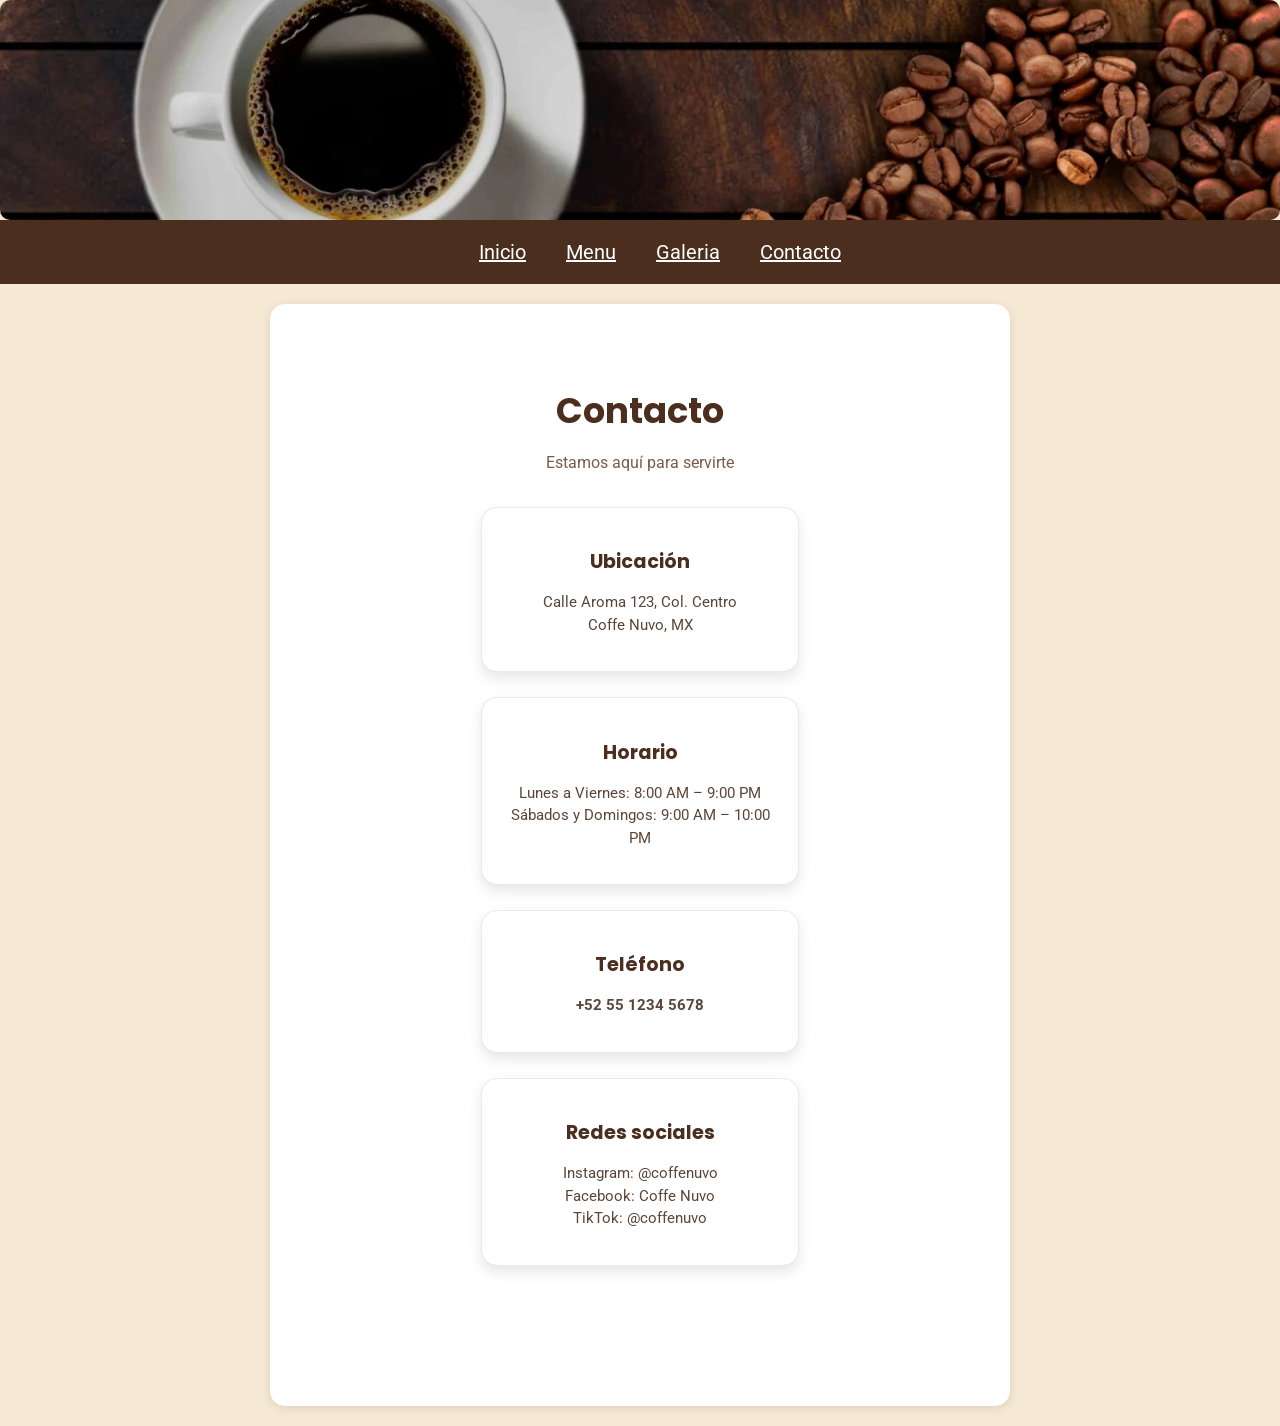
<file: Coffe Nuvo/contacto/index.html>
<!DOCTYPE html>
<html lang="en">
<head>
    <meta charset="UTF-8">
    <meta name="viewport" content="width=device-width, initial-scale=1.0">
    <title>Coffe Nuvo</title>
    <link rel="stylesheet" type="text/css" href="css/main.css">
    <link rel="stylesheet" type="text/css" href="css/tablet.css" media="only screen and (max-width:800px)">
    <link rel="stylesheet" type="text/css" href="css/mobil.css" media="only screen and (max-width:500px)">
<link href="https://fonts.googleapis.com/css2?family=Poppins:wght@300;400;600&family=Roboto:wght@300;400;500&display=swap" rel="stylesheet">

</head>

<body>

<div id="contenedor">

    <header>

        <img class="logo" src="../Inicio/recursos/hea.webp" alt="logo">

        <div id="hamburguesa">☰</div>

      <nav>
    <a href="../Inicio/index.html">Inicio</a>
    <a href="../Menu/index.html">Menu</a>
    <a href="../Galeria/index.html">Galeria</a>
    <a href="../contacto/index.html">Contacto</a>
</nav>
<div class="texto-contenedor">
   <section id="contacto" class="contacto">
    <h2>Contacto</h2>
    <p class="sub">Estamos aquí para servirte</p>

    <div class="contacto-contenedor">

        <div class="contacto-item">
            <h3>Ubicación</h3>
            <p>Calle Aroma 123, Col. Centro<br>Coffe Nuvo, MX</p>
        </div>

        <div class="contacto-item">
            <h3>Horario</h3>
            <p>Lunes a Viernes: 8:00 AM – 9:00 PM<br>
               Sábados y Domingos: 9:00 AM – 10:00 PM</p>
        </div>

        <div class="contacto-item">
            <h3>Teléfono</h3>
            <p><strong>+52 55 1234 5678</strong></p>
        </div>

        <div class="contacto-item">
            <h3>Redes sociales</h3>
            <p>
                Instagram: @coffenuvo<br>
                Facebook: Coffe Nuvo<br>
                TikTok: @coffenuvo
            </p>
        </div>

    </div>
</section>

</div>

    </header>

</div>

<script src="js/script.js"></script>
</body>
</html>
</file>
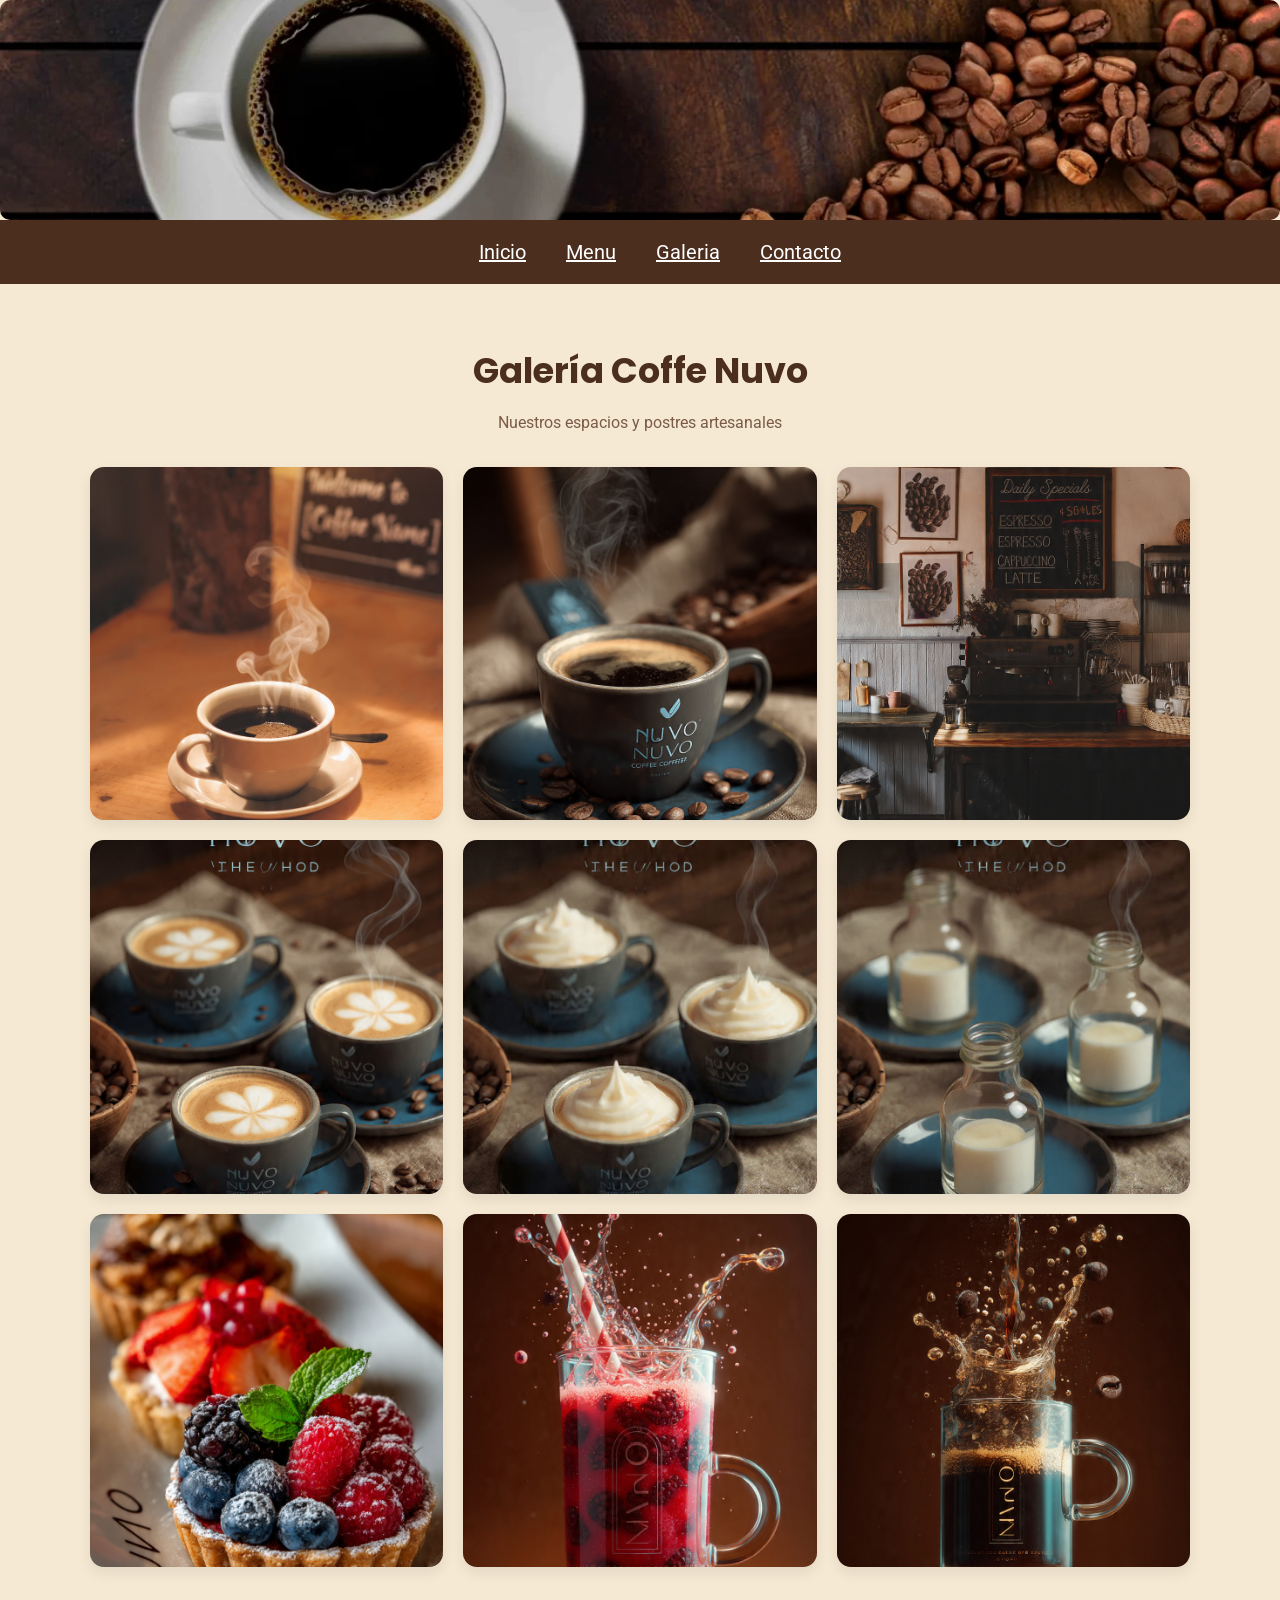
<file: Coffe Nuvo/Galeria/index.html>
<!DOCTYPE html>
<html lang="en">
<head>
    <meta charset="UTF-8">
    <meta name="viewport" content="width=device-width, initial-scale=1.0">
    <title>Coffe Nuvo</title>
    <link rel="stylesheet" type="text/css" href="css/main.css">
    <link rel="stylesheet" type="text/css" href="css/tablet.css" media="only screen and (max-width:800px)">
    <link rel="stylesheet" type="text/css" href="css/mobil.css" media="only screen and (max-width:500px)">
<link href="https://fonts.googleapis.com/css2?family=Poppins:wght@300;400;600&family=Roboto:wght@300;400;500&display=swap" rel="stylesheet">

</head>

<body>

<div id="contenedor">

    <header>

        <img class="logo" src="../Inicio/recursos/hea.webp" alt="logo">

        <div id="hamburguesa">☰</div>

       <nav>
    <a href="../Inicio/index.html">Inicio</a>
    <a href="../Menu/index.html">Menu</a>
    <a href="../Galeria/index.html">Galeria</a>
    <a href="../contacto/index.html">Contacto</a>
</nav>
<div class="texto-contenedor">
 <section id="galeria" class="galeria">
    <h2>Galería Coffe Nuvo</h2>
    <p class="galeria-subtitulo">Nuestros espacios y postres artesanales</p>

    <div class="galeria-grid">

        <!-- FILA 1: establecimiento -->
        <div class="galeria-item"><img src="recursos/a.jpg" alt="Establecimiento 1"></div>
        <div class="galeria-item"><img src="recursos/b.jpg" alt="Establecimiento 2"></div>
        <div class="galeria-item"><img src="recursos/c.jpg" alt="Establecimiento 3"></div>

        <!-- FILA 2: postres -->
        <div class="galeria-item"><img src="recursos/d.jpg" alt="Postre 1"></div>
        <div class="galeria-item"><img src="recursos/e.jpg" alt="Postre 2"></div>
        <div class="galeria-item"><img src="recursos/f.jpg" alt="Postre 3"></div>

        <!-- FILA 3: libres -->
        <div class="galeria-item"><img src="recursos/g.jpg" alt="Imagen extra 1"></div>
        <div class="galeria-item"><img src="recursos/h.jpg" alt="Imagen extra 2"></div>
        <div class="galeria-item"><img src="recursos/i.jpg" alt="Imagen extra 3"></div>

    </div>
</section>

</div>

    </header>

</div>

<script src="js/script.js"></script>
</body>
</html>
</file>
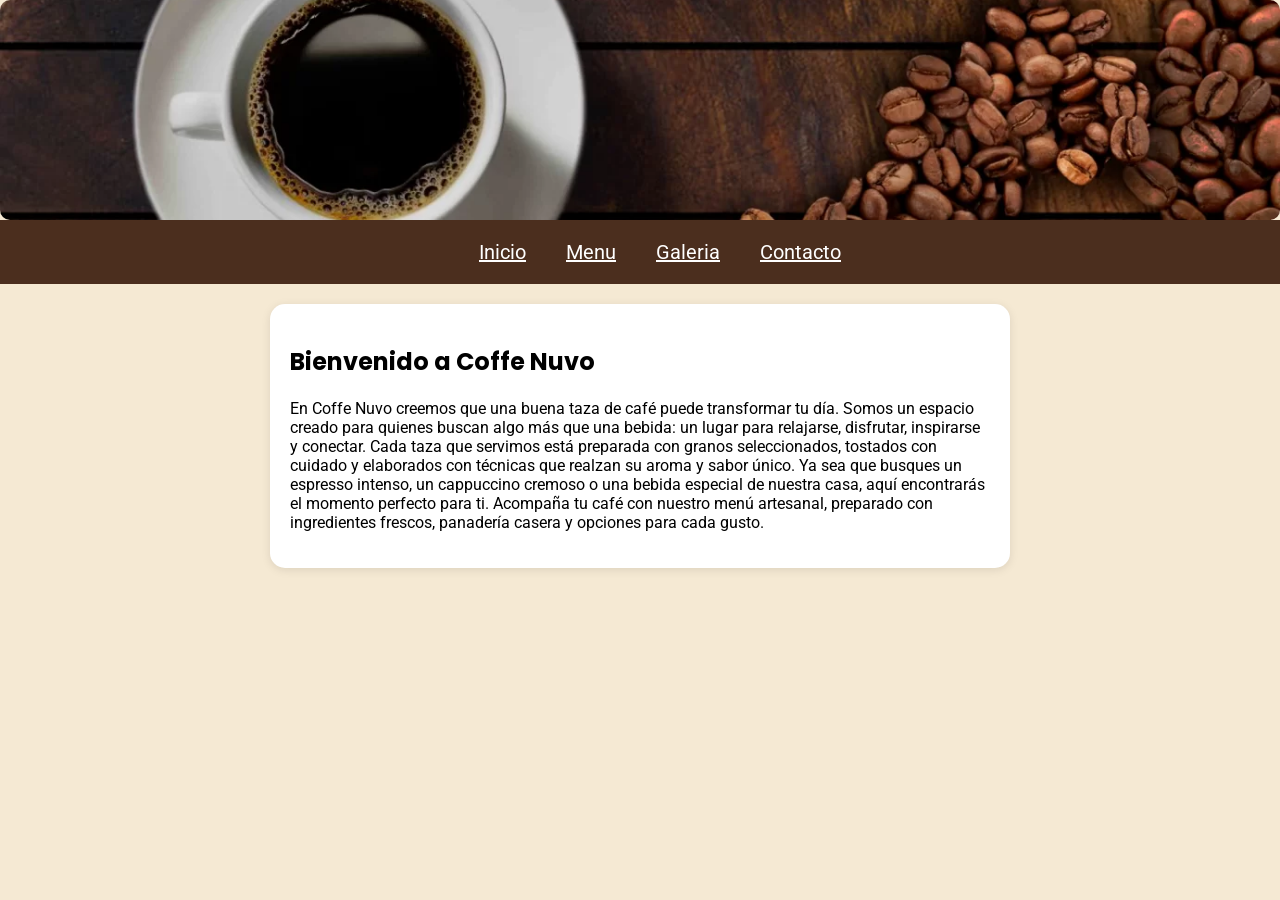
<file: Coffe Nuvo/Inicio/index.html>
<!DOCTYPE html>
<html lang="en">
<head>
    <meta charset="UTF-8">
    <meta name="viewport" content="width=device-width, initial-scale=1.0">
    <title>Coffe Nuvo</title>
    <link rel="stylesheet" type="text/css" href="css/main.css">
    <link rel="stylesheet" type="text/css" href="css/mobil.css" media="only screen and (max-width:800px)">
    <link rel="stylesheet" type="text/css" href="css/tablet.css" media="only screen and (max-width:500px)">
<link href="https://fonts.googleapis.com/css2?family=Poppins:wght@300;400;600&family=Roboto:wght@300;400;500&display=swap" rel="stylesheet">

</head>

<body>

<div id="contenedor">

    <header>

        <img class="logo" src="recursos/hea.webp" alt="logo">

        <div id="hamburguesa">☰</div>

      <nav>
    <a href="index.html">Inicio</a>
    <a href="../Menu/index.html">Menu</a>
    <a href="../Galeria/index.html">Galeria</a>
    <a href="../contacto/index.html">Contacto</a>
</nav>

<div class="texto-contenedor">
    <h2>Bienvenido a Coffe Nuvo</h2>
    <p>
        En Coffe Nuvo creemos que una buena taza de café puede transformar tu día. Somos un espacio creado para quienes buscan algo más que una bebida: un lugar para relajarse, disfrutar, inspirarse y conectar.
        Cada taza que servimos está preparada con granos seleccionados, tostados con cuidado y elaborados con técnicas que realzan su aroma y sabor único. 
        Ya sea que busques un espresso intenso, un cappuccino cremoso o una bebida especial de nuestra casa, aquí encontrarás el momento perfecto para ti. 
        Acompaña tu café con nuestro menú artesanal, preparado con ingredientes frescos, panadería casera y opciones para cada gusto.
    </p>
</div>

    </header>

</div>

<script src="Js/script.js"></script>
</body>
</html>
</file>
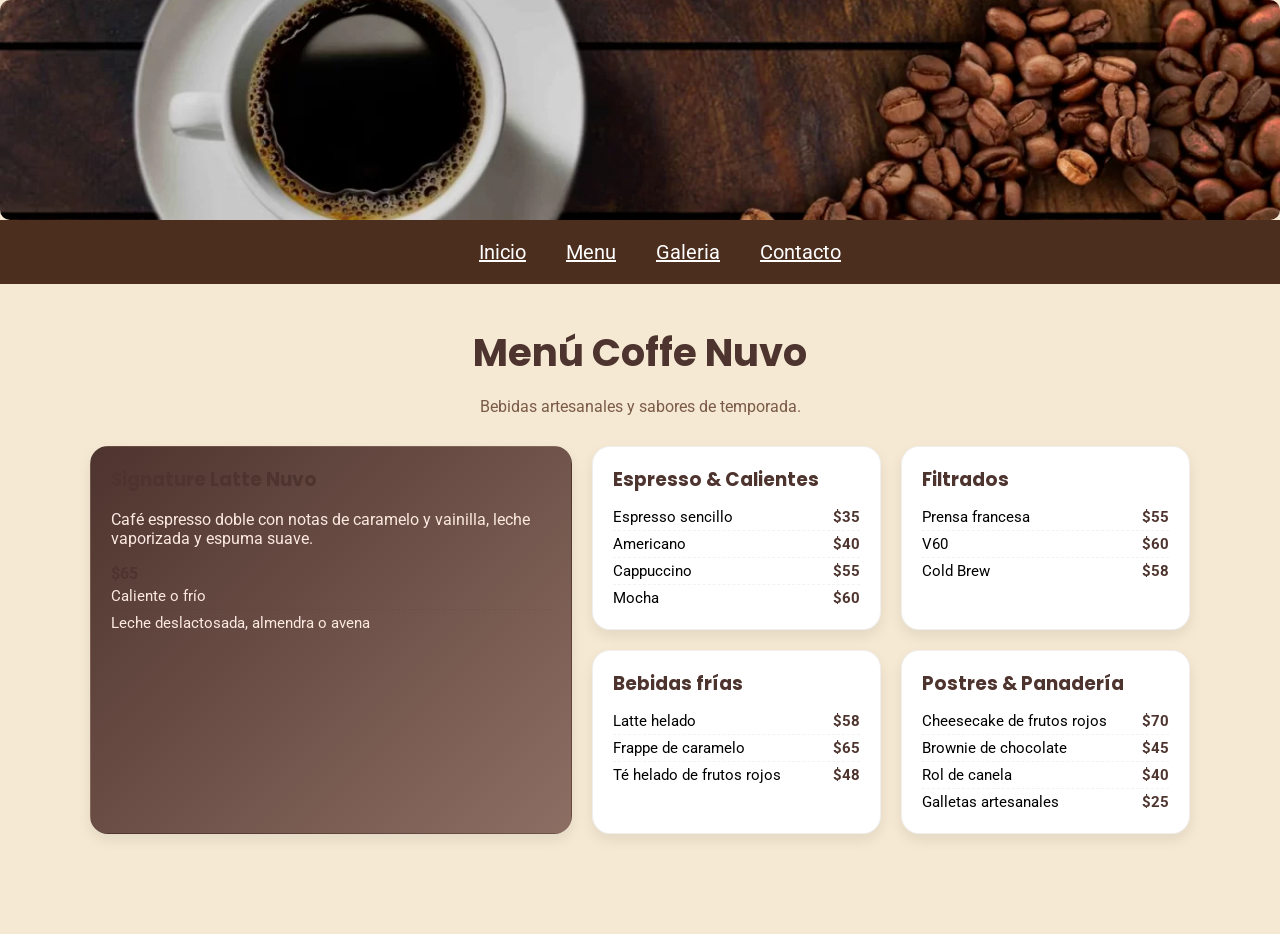
<file: Coffe Nuvo/Menu/index.html>
<!DOCTYPE html>
<html lang="en">
<head>
    <meta charset="UTF-8">
    <meta name="viewport" content="width=device-width, initial-scale=1.0">
    <title>coffe Nuvo</title>
    <link rel="stylesheet" type="text/css" href="css/main.css">
    <link rel="stylesheet" type="text/css" href="css/tablet.css" media="only screen and (max-width:800px)">
    <link rel="stylesheet" type="text/css" href="css/mobil.css" media="only screen and (max-width:500px)">
<link href="https://fonts.googleapis.com/css2?family=Poppins:wght@300;400;600&family=Roboto:wght@300;400;500&display=swap" rel="stylesheet">

</head>
<body>
    <header> 
  <img class="logo" src="../Inicio/recursos/hea.webp" alt="logo">

        <div id="hamburguesa">☰</div>

       <nav>
    <a href="../Inicio/index.html">Inicio</a>
    <a href="../Menu/index.html">Menu</a>
    <a href="../Galeria/index.html">Galeria</a>
    <a href="../contacto/index.html">Contacto</a>
</nav>
    </header>
      
   <section id="menu" class="menu-grid">
    <h2>Menú Coffe Nuvo</h2>
    <p class="menu-subtitulo">Bebidas artesanales y sabores de temporada.</p>

    <div class="menu-layout">
        <!-- Bebida destacada (bloque grande) -->
        <article class="card-menu destacado">
            <h3>Signature Latte Nuvo</h3>
            <p>Café espresso doble con notas de caramelo y vainilla, leche vaporizada y espuma suave.</p>
            <span class="precio">$65</span>
            <ul>
                <li>Caliente o frío</li>
                <li>Leche deslactosada, almendra o avena</li>
            </ul>
        </article>

        <!-- Espresso -->
        <article class="card-menu espresso">
            <h3>Espresso & Calientes</h3>
            <ul>
                <li>Espresso sencillo <span>$35</span></li>
                <li>Americano <span>$40</span></li>
                <li>Cappuccino <span>$55</span></li>
                <li>Mocha <span>$60</span></li>
            </ul>
        </article>

        <!-- Filtrados -->
        <article class="card-menu filtrado">
            <h3>Filtrados</h3>
            <ul>
                <li>Prensa francesa <span>$55</span></li>
                <li>V60 <span>$60</span></li>
                <li>Cold Brew <span>$58</span></li>
            </ul>
        </article>

        <!-- Fríos -->
        <article class="card-menu frio">
            <h3>Bebidas frías</h3>
            <ul>
                <li>Latte helado <span>$58</span></li>
                <li>Frappe de caramelo <span>$65</span></li>
                <li>Té helado de frutos rojos <span>$48</span></li>
            </ul>
        </article>

        <!-- Postres -->
        <article class="card-menu postres">
            <h3>Postres & Panadería</h3>
            <ul>
                <li>Cheesecake de frutos rojos <span>$70</span></li>
                <li>Brownie de chocolate <span>$45</span></li>
                <li>Rol de canela <span>$40</span></li>
                <li>Galletas artesanales <span>$25</span></li>
            </ul>
        </article>
    </div>
</section>
 <script src="js/script.js"></script>
</body>
</html>
</file>
<file: Coffe Nuvo/contacto/css/main.css>
/* ===========================
   ESTILOS PARA PC (DEFAULT)
   =========================== */

/* Fondo general */
body {
    margin: 0;
    background-color: #F5E9D3;
    font-family: Arial, sans-serif;
}

/* Contenedor general */
#contenedor {
    width: 100%;
}

/* Imagen del header */
header img {
    display: block;
    margin: 0 auto;
    width: 100%;
    max-width: 100%;
    height: 220px;
    object-fit: cover;
    border-radius: 10px;
}


/* Botón hamburguesa oculto en PC */
/* ==========================
   TABLET Y PC
   ========================== */

@media (min-width: 800px) {

    #hamburguesa {
        display: none;   /* Ya no se usa */
    }

    nav {
        position: static;      /* ← ESTE ES EL ARREGLO */
        width: 100%;
        display: flex;
        flex-direction: row;
        justify-content: center;
        gap: 40px;
        padding: 20px;
        background:  #4B2E1E ;
        left: 0;               /* ← Eliminar desbordamiento */
    }

    nav a {
        font-size: 20px;
        color: white;
    }
}

/* Contenedor del texto */
.texto-contenedor {
    max-width: 90%;          /* Se adapta a móvil */
    width: 700px;            /* Tamaño ideal en tablet/pc */
    margin: 20px auto;       /* CENTRAR */
    background: white;       /* Fondo blanco */
    padding: 20px;           /* Espaciado interno */
    border-radius: 15px;     /* Esquinas redondeadas */
    box-shadow: 0 2px 10px rgba(0,0,0,0.1); /* Suave sombra elegante */
}


/* ===========================
   CONTACTO COFFE NUVO
   =========================== */

.contacto {
    max-width: 1100px;
    margin: 60px auto;
    padding: 0 20px 60px;
    text-align: center;
}

.contacto h2 {
    color: #4B2E1E;
    font-size: 2.2rem;
    margin-bottom: 5px;
}

.contacto .sub {
    color: #7A5B47;
    margin-bottom: 35px;
}

/* FLEXBOX */
.contacto-contenedor {
    display: flex;
    flex-wrap: wrap;
    justify-content: center;   /* Centrado horizontal */
    align-items: center;       /* Centrado vertical */
    gap: 25px;
}

/* Tarjetas de información */
.contacto-item {
    background: #FFFFFF;
    padding: 20px 28px;
    border-radius: 16px;
    width: 260px;
    box-shadow: 0 6px 14px rgba(0,0,0,0.1);
    border: 1px solid rgba(75,46,30,0.1);
}

.contacto-item h3 {
    color: #4B2E1E;
    margin-bottom: 8px;
    font-size: 1.2rem;
}

.contacto-item p {
    color: #5a4638;
    line-height: 1.4rem;
    font-size: 0.95rem;
}



body {
    font-family: 'Roboto', sans-serif;
}

h2, h3 {
    font-family: 'Poppins', sans-serif;
}
</file>
<file: Coffe Nuvo/contacto/css/tablet.css>
/* ===========================
   ESTILOS PARA TABLET
   =========================== */

@media (min-width: 800px) {

    #hamburguesa {
        display: none;   /* Ya no se usa */
    }

    nav {
        position: static;      /* ← ESTE ES EL ARREGLO */
        width: 100%;
        display: flex;
        flex-direction: row;
        justify-content: center;
        gap: 40px;
        padding: 20px;
        background: #4B2E1E ;
        left: 0;               /* ← Eliminar desbordamiento */
    }

    nav a {
        font-size: 20px;
        color: white;
    }
}


    header img {
        height: 200px;
        width: 100%;
        max-width: 100%;
        object-fit: cover;
    }



    @media (max-width: 700px) {
    .contacto-contenedor {
        flex-direction: column;
        gap: 20px;
    }

    .contacto-item {
        width: 90%;
    }
}



body {
    font-family: 'Roboto', sans-serif;
}

h2, h3 {
    font-family: 'Poppins', sans-serif;
}
</file>
<file: Coffe Nuvo/contacto/css/mobil.css>
header img {
    display: block;        /* Permite centrar */
    margin: 0 auto;        /* Centra horizontalmente */
    width: 100%;           /* Ocupa todo el ancho disponible */
    max-width: 1200px;     /* Evita que sea demasiado grande en pantallas grandes */
    height: 220px;         /* La hace alargada horizontal */
    object-fit: cover;     /* Ajusta sin deformar */
    border-radius: 10px;   /* Opcional: borde redondeado */
}

        body {
    background-color: #F5E9D3;
}

/* Botón hamburguesa visible solo en móvil */
/* ==========================
   MÓVIL (DEFAULT)
   ========================== */

#hamburguesa {
    display: block;
    font-size: 30px;
    padding: 15px;
    cursor: pointer;
    background: #4E342E;
    color: white;
}

nav {
    position: absolute;
    top: 60px;
    left: -140px;          /* SE OCULTA */
    width: 130px;
    display: flex;
    flex-direction: column;
    gap: 15px;
    padding: 20px;
    background:  #4B2E1E ;
    transition: left 0.3s ease;
}

nav a {
    font-size: 18px;
    white-space: nowrap;
    color: white;
}


@media (max-width: 700px) {
    .contacto-contenedor {
        flex-direction: column;
        gap: 20px;
    }

    .contacto-item {
        width: 90%;
    }
}



body {
    font-family: 'Roboto', sans-serif;
}

h2, h3 {
    font-family: 'Poppins', sans-serif;
}
</file>
<file: Coffe Nuvo/Galeria/css/main.css>
/* ===========================
   ESTILOS PARA PC (DEFAULT)
   =========================== */

/* Fondo general */
body {
    margin: 0;
    background-color: #F5E9D3;
    font-family: Arial, sans-serif;
}

/* Contenedor general */
#contenedor {
    width: 100%;
}

/* Imagen del header */
header img {
    display: block;
    margin: 0 auto;
    width: 100%;
    max-width: 100%;
    height: 220px;
    object-fit: cover;
    border-radius: 10px;
}


/* Botón hamburguesa oculto en PC */
/* ==========================
   TABLET Y PC
   ========================== */

@media (min-width: 800px) {

    #hamburguesa {
        display: none;   /* Ya no se usa */
    }

    nav {
        position: static;      /* ← ESTE ES EL ARREGLO */
        width: 100%;
        display: flex;
        flex-direction: row;
        justify-content: center;
        gap: 40px;
        padding: 20px;
        background:  #4B2E1E ;
        left: 0;               /* ← Eliminar desbordamiento */
    }

    nav a {
        font-size: 20px;
        color: white;
    }
}



/* ===========================
   GALERÍA COFFE NUVO
   =========================== */

.galeria {
    max-width: 1100px;
    margin: 60px auto;
    padding: 0 20px 40px;
}

.galeria h2 {
    text-align: center;
    color: #4B2E1E;
    font-size: 2.2rem;
    margin-bottom: 5px;
}

.galeria-subtitulo {
    text-align: center;
    color: #7A5B47;
    margin-bottom: 35px;
}

.galeria-grid {
    display: grid;
    grid-template-columns: repeat(3, 1fr);
    gap: 20px;
}

.galeria-item {
    width: 100%;
    aspect-ratio: 1/1;
    background: #e5d8c7; /* beige suave como placeholder */
    border-radius: 14px;
    overflow: hidden;
    box-shadow: 0 6px 14px rgba(0,0,0,0.08);
}

/* Imágenes */
.galeria-item img {
    width: 100%;
    height: 100%;
    object-fit: cover;
}

/* TEXTO TEMPORAL PARA ESPACIOS VACÍOS */
.galeria-item img[src=""] {
    opacity: 0;
}

.galeria-item[src=""]::after {
    content: "Foto aquí";
    display: flex;
    justify-content: center;
    align-items: center;
    color: #4B2E1E;
}



/* =============================
   EFECTO SUAVE GALERÍA (PC)
   ============================= */

.galeria-item img {
    opacity: 0;
    transform: translateY(25px);
    animation: fadeInUpPC 0.8s ease-out forwards;
}

.galeria-item:nth-child(1) img { animation-delay: 0s; }
.galeria-item:nth-child(2) img { animation-delay: 0.1s; }
.galeria-item:nth-child(3) img { animation-delay: 0.2s; }
.galeria-item:nth-child(4) img { animation-delay: 0.3s; }
.galeria-item:nth-child(5) img { animation-delay: 0.4s; }
.galeria-item:nth-child(6) img { animation-delay: 0.5s; }
.galeria-item:nth-child(7) img { animation-delay: 0.6s; }
.galeria-item:nth-child(8) img { animation-delay: 0.7s; }
.galeria-item:nth-child(9) img { animation-delay: 0.8s; }

@keyframes fadeInUpPC {
    0% {
        opacity: 0;
        transform: translateY(25px);
    }
    100% {
        opacity: 1;
        transform: translateY(0);
    }
}




body {
    font-family: 'Roboto', sans-serif;
}

h2, h3 {
    font-family: 'Poppins', sans-serif;
}
</file>
<file: Coffe Nuvo/Galeria/css/tablet.css>
/* ===========================
   ESTILOS PARA TABLET
   =========================== */

@media (min-width: 800px) {

    #hamburguesa {
        display: none;   /* Ya no se usa */
    }

    nav {
        position: static;      /* ← ESTE ES EL ARREGLO */
        width: 100%;
        display: flex;
        flex-direction: row;
        justify-content: center;
        gap: 40px;
        padding: 20px;
        background: #4B2E1E ;
        left: 0;               /* ← Eliminar desbordamiento */
    }

    nav a {
        font-size: 20px;
        color: white;
    }
}


    header img {
        height: 200px;
        width: 100%;
        max-width: 100%;
        object-fit: cover;
    }



    /* Tablet */
@media (max-width: 900px) {
    .galeria-grid {
        grid-template-columns: repeat(2, 1fr);
    }
}

/* Móvil */
@media (max-width: 500px) {
    .galeria-grid {
        grid-template-columns: 1fr;
    }
}



/* ===============================
   EFECTO SUAVE GALERÍA (TABLET)
   =============================== */

.galeria-item img {
    opacity: 0;
    transform: translateY(20px);
    animation: fadeInUpTablet 0.9s ease-out forwards;
}

.galeria-item:nth-child(1) img { animation-delay: 0s; }
.galeria-item:nth-child(2) img { animation-delay: 0.1s; }
.galeria-item:nth-child(3) img { animation-delay: 0.2s; }
.galeria-item:nth-child(4) img { animation-delay: 0.3s; }
.galeria-item:nth-child(5) img { animation-delay: 0.4s; }
.galeria-item:nth-child(6) img { animation-delay: 0.5s; }
.galeria-item:nth-child(7) img { animation-delay: 0.6s; }
.galeria-item:nth-child(8) img { animation-delay: 0.7s; }
.galeria-item:nth-child(9) img { animation-delay: 0.8s; }

@keyframes fadeInUpTablet {
    0% {
        opacity: 0;
        transform: translateY(20px);
    }
    100% {
        opacity: 1;
        transform: translateY(0);
    }
}



body {
    font-family: 'Roboto', sans-serif;
}

h2, h3 {
    font-family: 'Poppins', sans-serif;
}
</file>
<file: Coffe Nuvo/Galeria/css/mobil.css>
header img {
    display: block;        /* Permite centrar */
    margin: 0 auto;        /* Centra horizontalmente */
    width: 100%;           /* Ocupa todo el ancho disponible */
    max-width: 1200px;     /* Evita que sea demasiado grande en pantallas grandes */
    height: 220px;         /* La hace alargada horizontal */
    object-fit: cover;     /* Ajusta sin deformar */
    border-radius: 10px;   /* Opcional: borde redondeado */
}

        body {
    background-color: #F5E9D3;
}

/* Botón hamburguesa visible solo en móvil */
/* ==========================
   MÓVIL (DEFAULT)
   ========================== */

#hamburguesa {
    display: block;
    font-size: 30px;
    padding: 15px;
    cursor: pointer;
    background: #4E342E;
    color: white;
}

nav {
    position: absolute;
    top: 60px;
    left: -140px;          /* SE OCULTA */
    width: 130px;
    display: flex;
    flex-direction: column;
    gap: 15px;
    padding: 20px;
    background:  #4B2E1E ;
    transition: left 0.3s ease;
}

nav a {
    font-size: 18px;
    white-space: nowrap;
    color: white;
}


/* Tablet */
@media (max-width: 900px) {
    .galeria-grid {
        grid-template-columns: repeat(2, 1fr);
    }
}

/* Móvil */
@media (max-width: 500px) {
    .galeria-grid {
        grid-template-columns: 1fr;
    }
}



/* ==================================
   EFECTO SUAVE GALERÍA (MÓVIL)
   ================================== */

.galeria-item img {
    opacity: 0;
    transform: translateY(15px);
    animation: fadeInUpMovil 1s ease-out forwards;
}

/* Retrasos más pequeños en móvil */
.galeria-item:nth-child(1) img { animation-delay: 0s; }
.galeria-item:nth-child(2) img { animation-delay: 0.07s; }
.galeria-item:nth-child(3) img { animation-delay: 0.14s; }
.galeria-item:nth-child(4) img { animation-delay: 0.21s; }
.galeria-item:nth-child(5) img { animation-delay: 0.28s; }
.galeria-item:nth-child(6) img { animation-delay: 0.35s; }
.galeria-item:nth-child(7) img { animation-delay: 0.42s; }
.galeria-item:nth-child(8) img { animation-delay: 0.49s; }
.galeria-item:nth-child(9) img { animation-delay: 0.56s; }

@keyframes fadeInUpMovil {
    0% {
        opacity: 0;
        transform: translateY(15px);
    }
    100% {
        opacity: 1;
        transform: translateY(0);
    }
}



body {
    font-family: 'Roboto', sans-serif;
}

h2, h3 {
    font-family: 'Poppins', sans-serif;
}
</file>
<file: Coffe Nuvo/Inicio/css/main.css>
/* ===========================
   ESTILOS PARA PC (DEFAULT)
   =========================== */

/* Fondo general */
body {
    margin: 0;
    background-color: #F5E9D3;
    font-family: Arial, sans-serif;
}

/* Contenedor general */
#contenedor {
    width: 100%;
}

/* Imagen del header */
header img {
    display: block;
    margin: 0 auto;
    width: 100%;
    max-width: 100%;
    height: 220px;
    object-fit: cover;
    border-radius: 10px;
}


/* Botón hamburguesa oculto en PC */
/* ==========================
   TABLET Y PC
   ========================== */

@media (min-width: 800px) {

    #hamburguesa {
        display: none;   /* Ya no se usa */
    }

    nav {
        position: static;      /* ← ESTE ES EL ARREGLO */
        width: 100%;
        display: flex;
        flex-direction: row;
        justify-content: center;
        gap: 40px;
        padding: 20px;
        background:  #4B2E1E ;
        left: 0;               /* ← Eliminar desbordamiento */
    }

    nav a {
        font-size: 20px;
        color: white;
    }
}

/* Contenedor del texto */
.texto-contenedor {
    max-width: 90%;          /* Se adapta a móvil */
    width: 700px;            /* Tamaño ideal en tablet/pc */
    margin: 20px auto;       /* CENTRAR */
    background: white;       /* Fondo blanco */
    padding: 20px;           /* Espaciado interno */
    border-radius: 15px;     /* Esquinas redondeadas */
    box-shadow: 0 2px 10px rgba(0,0,0,0.1); /* Suave sombra elegante */
}



body {
    font-family: 'Roboto', sans-serif;
}

h2, h3 {
    font-family: 'Poppins', sans-serif;
}
</file>
<file: Coffe Nuvo/Inicio/css/mobil.css>
header img {
    display: block;        /* Permite centrar */
    margin: 0 auto;        /* Centra horizontalmente */
    width: 100%;           /* Ocupa todo el ancho disponible */
    max-width: 1200px;     /* Evita que sea demasiado grande en pantallas grandes */
    height: 220px;         /* La hace alargada horizontal */
    object-fit: cover;     /* Ajusta sin deformar */
    border-radius: 10px;   /* Opcional: borde redondeado */
}

        body {
    background-color: #F5E9D3;
}

/* Botón hamburguesa visible solo en móvil */
/* ==========================
   MÓVIL (DEFAULT)
   ========================== */

#hamburguesa {
    display: block;
    font-size: 30px;
    padding: 15px;
    cursor: pointer;
    background: #4E342E;
    color: white;
}

nav {
    position: absolute;
    top: 60px;
    left: -140px;          /* SE OCULTA */
    width: 130px;
    display: flex;
    flex-direction: column;
    gap: 15px;
    padding: 20px;
    background:  #4B2E1E ;
    transition: left 0.3s ease;
}

nav a {
    font-size: 18px;
    white-space: nowrap;
    color: white;
}



body {
    font-family: 'Roboto', sans-serif;
}

h2, h3 {
    font-family: 'Poppins', sans-serif;
}
</file>
<file: Coffe Nuvo/Inicio/css/tablet.css>
/* ===========================
   ESTILOS PARA TABLET
   =========================== */

@media (min-width: 800px) {

    #hamburguesa {
        display: none;   /* Ya no se usa */
    }

    nav {
        position: static;      /* ← ESTE ES EL ARREGLO */
        width: 100%;
        display: flex;
        flex-direction: row;
        justify-content: center;
        gap: 40px;
        padding: 20px;
        background: #4B2E1E ;
        left: 0;               /* ← Eliminar desbordamiento */
    }

    nav a {
        font-size: 20px;
        color: white;
    }
}


    header img {
        height: 200px;
        width: 100%;
        max-width: 100%;
        object-fit: cover;
    }




    body {
    font-family: 'Roboto', sans-serif;
}

h2, h3 {
    font-family: 'Poppins', sans-serif;
}
</file>
<file: Coffe Nuvo/Menu/css/main.css>
body {
    background-color: #F5E9D3;
    font-family: Arial, sans-serif;
    margin: 0;
}

.menu-grid {
    max-width: 1100px;
    margin: 40px auto;
    padding: 0 20px 60px;
}

.menu-grid h2 {
    text-align: center;
    font-size: 2.4rem;
    margin-bottom: 5px;
    color: #4E342E;
}

.menu-subtitulo {
    text-align: center;
    margin-bottom: 30px;
    color: #7A5B47;
}

.menu-layout {
    display: grid;
    gap: 20px;
}

.card-menu {
    background: #FFFFFF;
    border-radius: 18px;
    padding: 18px 20px;
    box-shadow: 0 6px 14px rgba(0,0,0,0.08);
    border: 1px solid rgba(78,52,46,0.08);
}

.card-menu h3 {
    margin-top: 0;
    margin-bottom: 10px;
    color: #4E342E;
}

.card-menu ul {
    list-style: none;
    padding: 0;
    margin: 0;
}

.card-menu li {
    display: flex;
    justify-content: space-between;
    padding: 4px 0;
    font-size: 0.95rem;
    border-bottom: 1px dashed rgba(0,0,0,0.05);
}

.card-menu li:last-child {
    border-bottom: none;
}

.card-menu span {
    font-weight: bold;
    color: #4E342E;
}


@media (min-width: 1000px) {
    .menu-layout {
        grid-template-columns: 2fr 1.2fr 1.2fr;
        grid-template-rows: auto auto;
        gap: 20px;

        grid-template-areas:
            "destacado espresso filtrado"
            "destacado frio     postres";
    }

    .destacado {
        grid-area: destacado;
        background: linear-gradient(135deg, #4E342E, #8D6E63);
        color: #FBE9E0;
    }

    .espresso  { grid-area: espresso; }
    .filtrado  { grid-area: filtrado; }
    .frio      { grid-area: frio; }
    .postres   { grid-area: postres; }
}



/* ===========================
   ESTILOS PARA PC (DEFAULT)
   =========================== */

/* Fondo general */
body {
    margin: 0;
    background-color: #F5E9D3;
    font-family: Arial, sans-serif;
}

/* Contenedor general */
#contenedor {
    width: 100%;
}

header img {
    display: block;
    margin: 0 auto;
    width: 100%;
    height: 220px;
    object-fit: cover;
    border-radius: 10px;
}


/* Botón hamburguesa oculto en PC */
/* ==========================
   TABLET Y PC
   ========================== */

@media (min-width: 800px) {

    #hamburguesa {
        display: none;   /* Ya no se usa */
    }

    nav {
        position: static;      /* ← ESTE ES EL ARREGLO */
        width: 100%;
        display: flex;
        flex-direction: row;
        justify-content: center;
        gap: 40px;
        padding: 20px;
        background:  #4B2E1E ;
        left: 0;               /* ← Eliminar desbordamiento */
    }

    nav a {
        font-size: 20px;
        color: white;
    }
}

/* Contenedor del texto */
.texto-contenedor {
    max-width: 90%;          /* Se adapta a móvil */
    width: 700px;            /* Tamaño ideal en tablet/pc */
    margin: 20px auto;       /* CENTRAR */
    background: white;       /* Fondo blanco */
    padding: 20px;           /* Espaciado interno */
    border-radius: 15px;     /* Esquinas redondeadas */
    box-shadow: 0 2px 10px rgba(0,0,0,0.1); /* Suave sombra elegante */
}





body {
    font-family: 'Roboto', sans-serif;
}

h2, h3 {
    font-family: 'Poppins', sans-serif;
}
</file>
<file: Coffe Nuvo/Menu/css/tablet.css>
body {
    background-color: #F5E9D3;
    font-family: Arial, sans-serif;
    margin: 0;
}

.menu-grid {
    max-width: 1100px;
    margin: 40px auto;
    padding: 0 20px 60px;
}

.menu-grid h2 {
    text-align: center;
    font-size: 2.4rem;
    margin-bottom: 5px;
    color: #4E342E;
}

.menu-subtitulo {
    text-align: center;
    margin-bottom: 30px;
    color: #7A5B47;
}

.menu-layout {
    display: grid;
    gap: 20px;
}

.card-menu {
    background: #FFFFFF;
    border-radius: 18px;
    padding: 18px 20px;
    box-shadow: 0 6px 14px rgba(0,0,0,0.08);
    border: 1px solid rgba(78,52,46,0.08);
}

.card-menu h3 {
    margin-top: 0;
    margin-bottom: 10px;
    color: #4E342E;
}

.card-menu ul {
    list-style: none;
    padding: 0;
    margin: 0;
}

.card-menu li {
    display: flex;
    justify-content: space-between;
    padding: 4px 0;
    font-size: 0.95rem;
    border-bottom: 1px dashed rgba(0,0,0,0.05);
}

.card-menu li:last-child {
    border-bottom: none;
}

.card-menu span {
    font-weight: bold;
    color: #4E342E;
}

header img {
    display: block;
    margin: 0 auto;
    width: 100%;
    height: 220px;
    object-fit: cover;
    border-radius: 10px;
}


/* ===========================
   ESTILOS PARA TABLET
   =========================== */

@media (min-width: 800px) {

    #hamburguesa {
        display: none;   /* Ya no se usa */
    }

    nav {
        position: static;      /* ← ESTE ES EL ARREGLO */
        width: 100%;
        display: flex;
        flex-direction: row;
        justify-content: center;
        gap: 40px;
        padding: 20px;
        background: #4B2E1E ;
        left: 0;               /* ← Eliminar desbordamiento */
    }

    nav a {
        font-size: 20px;
        color: white;
    }
}




body {
    font-family: 'Roboto', sans-serif;
}

h2, h3 {
    font-family: 'Poppins', sans-serif;
}
</file>
<file: Coffe Nuvo/Menu/css/mobil.css>
body {
    background-color: #F5E9D3;
    font-family: Arial, sans-serif;
    margin: 0;
}

.menu-grid {
    max-width: 1100px;
    margin: 40px auto;
    padding: 0 20px 60px;
}

.menu-grid h2 {
    text-align: center;
    font-size: 2.4rem;
    margin-bottom: 5px;
    color: #4E342E;
}

.menu-subtitulo {
    text-align: center;
    margin-bottom: 30px;
    color: #7A5B47;
}

.menu-layout {
    display: grid;
    gap: 20px;
}

.card-menu {
    background: #FFFFFF;
    border-radius: 18px;
    padding: 18px 20px;
    box-shadow: 0 6px 14px rgba(0,0,0,0.08);
    border: 1px solid rgba(78,52,46,0.08);
}

.card-menu h3 {
    margin-top: 0;
    margin-bottom: 10px;
    color: #4E342E;
}

.card-menu ul {
    list-style: none;
    padding: 0;
    margin: 0;
}

.card-menu li {
    display: flex;
    justify-content: space-between;
    padding: 4px 0;
    font-size: 0.95rem;
    border-bottom: 1px dashed rgba(0,0,0,0.05);
}

.card-menu li:last-child {
    border-bottom: none;
}

.card-menu span {
    font-weight: bold;
    color: #4E342E;
}




header img {
    display: block;
    margin: 0 auto;
    width: 100%;
    height: 220px;
    object-fit: cover;
    border-radius: 10px;
}


        body {
    background-color: #F5E9D3;
}

/* Botón hamburguesa visible solo en móvil */
/* ==========================
   MÓVIL (DEFAULT)
   ========================== */

#hamburguesa {
    display: block;
    font-size: 30px;
    padding: 15px;
    cursor: pointer;
    background: #4E342E;
    color: white;
}

nav {
    position: absolute;
    top: 60px;
    left: -140px;          /* SE OCULTA */
    width: 130px;
    display: flex;
    flex-direction: column;
    gap: 15px;
    padding: 20px;
    background:  #4B2E1E ;
    transition: left 0.3s ease;
}

nav a {
    font-size: 18px;
    white-space: nowrap;
    color: white;
}



body {
    font-family: 'Roboto', sans-serif;
}

h2, h3 {
    font-family: 'Poppins', sans-serif;
}
</file>
